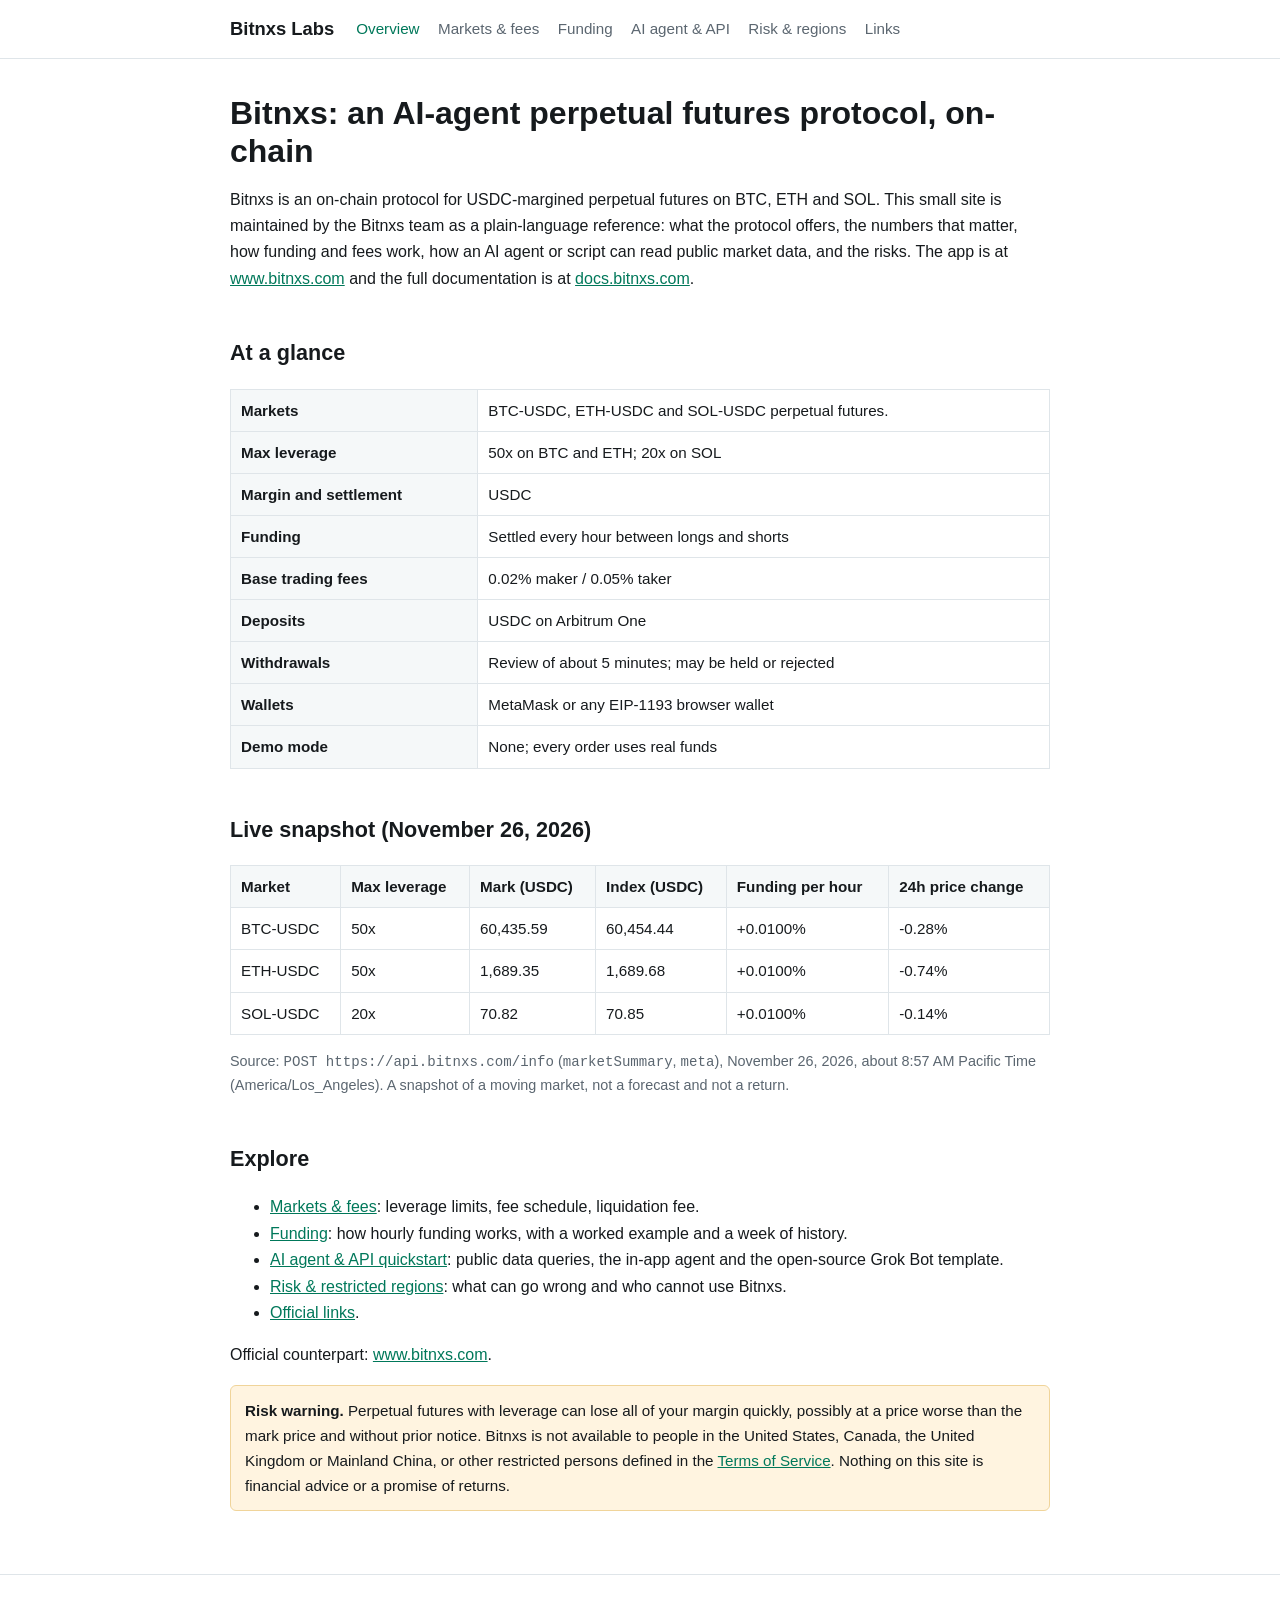
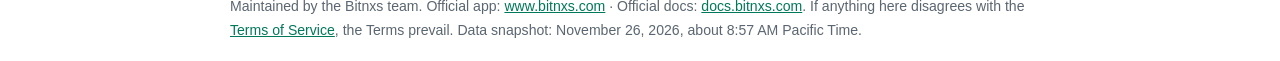
<file: index.html>
<!doctype html>
<html lang="en"><head><meta charset="utf-8"><meta name="viewport" content="width=device-width,initial-scale=1">
<title>Bitnxs Labs: AI-agent perpetual futures on-chain protocol, docs and facts</title>
<meta name="description" content="Reference site by the Bitnxs team: BTC, ETH and SOL perpetuals, USDC margin, hourly funding, 0.02%/0.05% fees, API and AI-agent quickstart, risks and restricted regions.">
<link rel="canonical" href="https://bitnxs-labs.github.io/">
<meta name="robots" content="index,follow">
<meta property="og:type" content="website"><meta property="og:title" content="Bitnxs Labs: AI-agent perpetual futures on-chain protocol, docs and facts"><meta property="og:description" content="Reference site by the Bitnxs team: BTC, ETH and SOL perpetuals, USDC margin, hourly funding, 0.02%/0.05% fees, API and AI-agent quickstart, risks and restricted regions."><meta property="og:url" content="https://bitnxs-labs.github.io/"><meta property="og:site_name" content="Bitnxs Labs">
<link rel="stylesheet" href="style.css">
<script type="application/ld+json">{"@context":"https://schema.org","@type":"WebPage","name":"Bitnxs Labs: AI-agent perpetual futures on-chain protocol, docs and facts","description":"Reference site by the Bitnxs team: BTC, ETH and SOL perpetuals, USDC margin, hourly funding, 0.02%/0.05% fees, API and AI-agent quickstart, risks and restricted regions.","url":"https://bitnxs-labs.github.io/","isPartOf":{"@type":"WebSite","name":"Bitnxs Labs","url":"https://bitnxs-labs.github.io/"},"publisher":{"@type":"Organization","name":"Bitnxs Labs","url":"https://www.bitnxs.com","sameAs":["https://github.com/Bitnxs-Labs"]}}</script>
</head><body>
<header><div class="wrap"><a class="brand" href="index.html">Bitnxs Labs</a><nav aria-label="Main"><a href="index.html" aria-current="page">Overview</a> <a href="markets-and-fees.html">Markets & fees</a> <a href="funding.html">Funding</a> <a href="ai-agent-api.html">AI agent & API</a> <a href="risk-and-regions.html">Risk & regions</a> <a href="links.html">Links</a></nav></div></header>
<main><div class="wrap">

<h1>Bitnxs: an AI-agent perpetual futures protocol, on-chain</h1>
<p>Bitnxs is an on-chain protocol for USDC-margined perpetual futures on BTC, ETH and SOL. This small site is maintained by the Bitnxs team as a plain-language reference: what the protocol offers, the numbers that matter, how funding and fees work, how an AI agent or script can read public market data, and the risks. The app is at <a href="https://www.bitnxs.com">www.bitnxs.com</a> and the full documentation is at <a href="https://docs.bitnxs.com">docs.bitnxs.com</a>.</p>
<h2>At a glance</h2>
<table><tbody>
<tr><th>Markets</th><td>BTC-USDC, ETH-USDC and SOL-USDC perpetual futures.</td></tr>
<tr><th>Max leverage</th><td>50x on BTC and ETH; 20x on SOL</td></tr>
<tr><th>Margin and settlement</th><td>USDC</td></tr>
<tr><th>Funding</th><td>Settled every hour between longs and shorts</td></tr>
<tr><th>Base trading fees</th><td>0.02% maker / 0.05% taker</td></tr>
<tr><th>Deposits</th><td>USDC on Arbitrum One</td></tr>
<tr><th>Withdrawals</th><td>Review of about 5 minutes; may be held or rejected</td></tr>
<tr><th>Wallets</th><td>MetaMask or any EIP-1193 browser wallet</td></tr>
<tr><th>Demo mode</th><td>None; every order uses real funds</td></tr>
</tbody></table>
<h2>Live snapshot (November 26, 2026)</h2>
<table><thead><tr><th>Market</th><th>Max leverage</th><th>Mark (USDC)</th><th>Index (USDC)</th><th>Funding per hour</th><th>24h price change</th></tr></thead><tbody>
<tr><td>BTC-USDC</td><td>50x</td><td>60,435.59</td><td>60,454.44</td><td>+0.0100%</td><td>-0.28%</td></tr>
<tr><td>ETH-USDC</td><td>50x</td><td>1,689.35</td><td>1,689.68</td><td>+0.0100%</td><td>-0.74%</td></tr>
<tr><td>SOL-USDC</td><td>20x</td><td>70.82</td><td>70.85</td><td>+0.0100%</td><td>-0.14%</td></tr></tbody></table>
<p class="note">Source: <code>POST https://api.bitnxs.com/info</code> (<code>marketSummary</code>, <code>meta</code>), November 26, 2026, about 8:57 AM Pacific Time (America/Los_Angeles). A snapshot of a moving market, not a forecast and not a return.</p>
<h2>Explore</h2>
<ul>
<li><a href="markets-and-fees.html">Markets &amp; fees</a>: leverage limits, fee schedule, liquidation fee.</li>
<li><a href="funding.html">Funding</a>: how hourly funding works, with a worked example and a week of history.</li>
<li><a href="ai-agent-api.html">AI agent &amp; API quickstart</a>: public data queries, the in-app agent and the open-source Grok Bot template.</li>
<li><a href="risk-and-regions.html">Risk &amp; restricted regions</a>: what can go wrong and who cannot use Bitnxs.</li>
<li><a href="links.html">Official links</a>.</li>
</ul>
<p>Official counterpart: <a href="https://www.bitnxs.com">www.bitnxs.com</a>.</p>
<p class="risk"><strong>Risk warning.</strong> Perpetual futures with leverage can lose all of your margin quickly, possibly at a price worse than the mark price and without prior notice. Bitnxs is not available to people in the United States, Canada, the United Kingdom or Mainland China, or other restricted persons defined in the <a href="https://docs.bitnxs.com/legal/terms/">Terms of Service</a>. Nothing on this site is financial advice or a promise of returns.</p>
</div></main>
<footer><div class="wrap">Maintained by the Bitnxs team. Official app: <a href="https://www.bitnxs.com">www.bitnxs.com</a> · Official docs: <a href="https://docs.bitnxs.com">docs.bitnxs.com</a>. If anything here disagrees with the <a href="https://docs.bitnxs.com/legal/terms/">Terms of Service</a>, the Terms prevail. Data snapshot: November 26, 2026, about 8:57 AM Pacific Time.</div></footer>
</body></html>
</file>
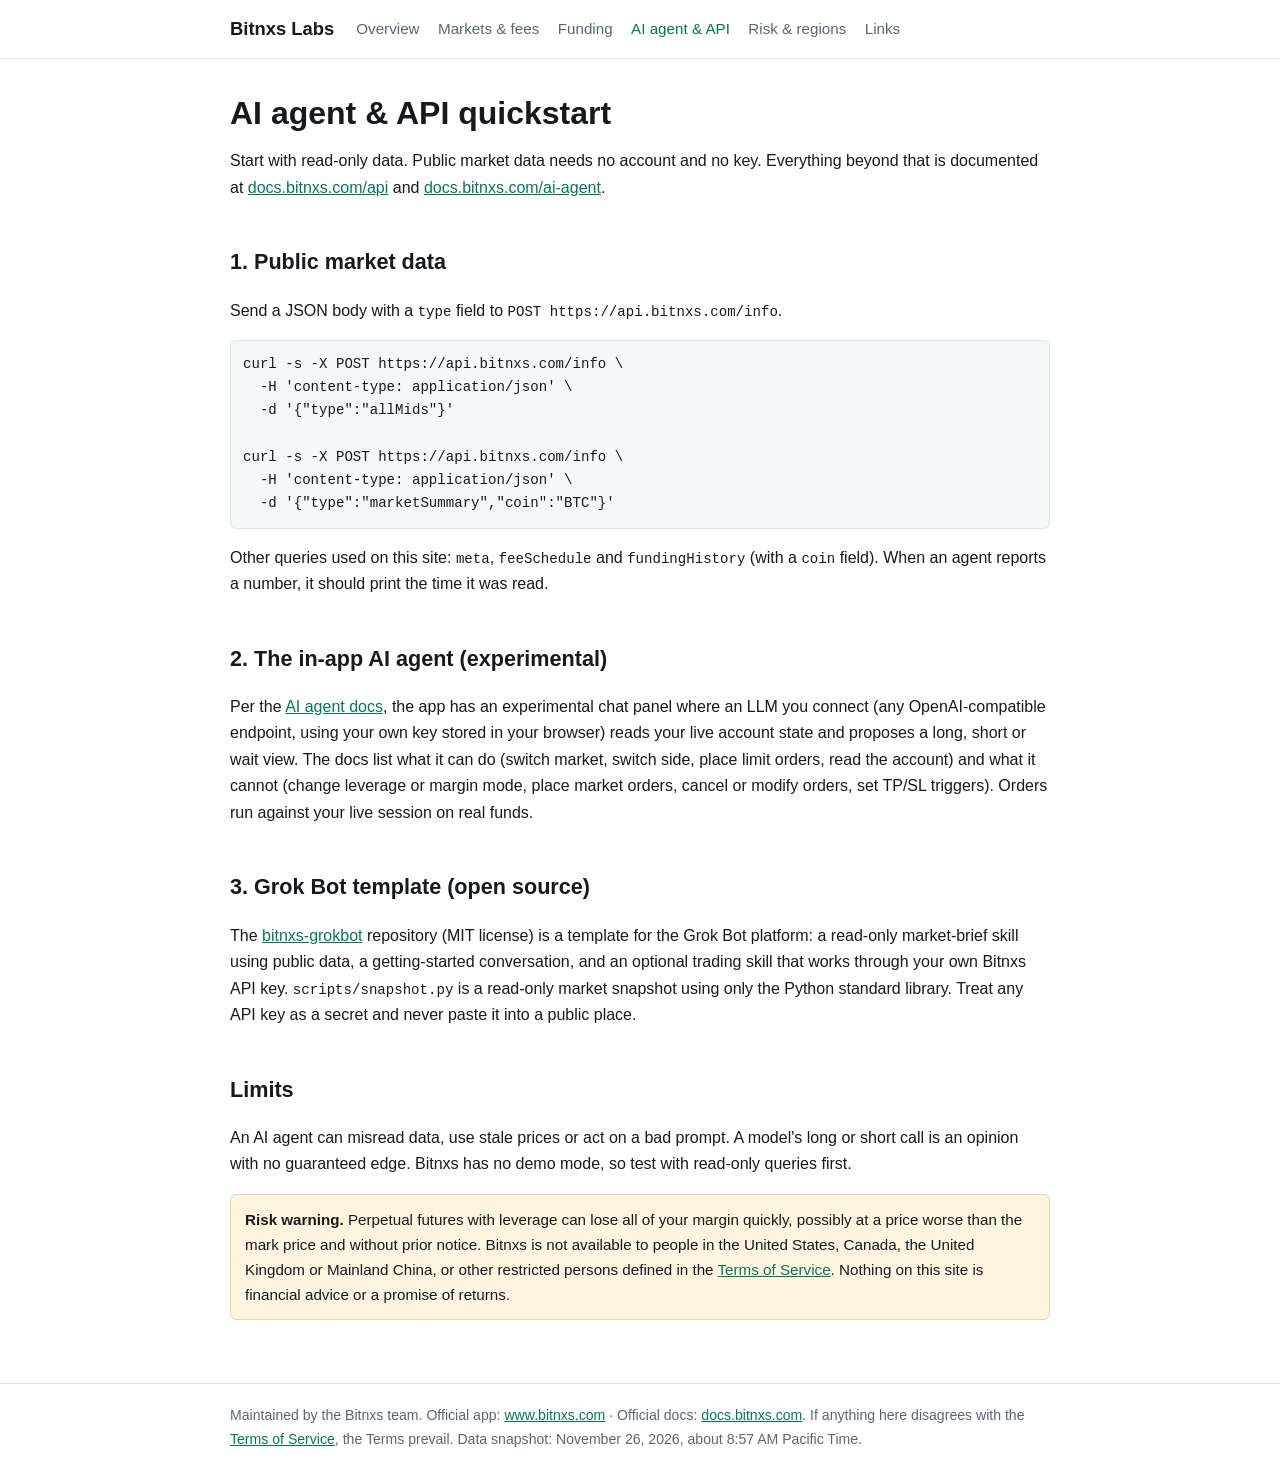
<file: ai-agent-api.html>
<!doctype html>
<html lang="en"><head><meta charset="utf-8"><meta name="viewport" content="width=device-width,initial-scale=1">
<title>Bitnxs AI agent and API quickstart: public data, in-app agent, Grok Bot template | Bitnxs Labs</title>
<meta name="description" content="Read Bitnxs market data with no account via POST /info, and see how the experimental in-app AI agent and the open-source Grok Bot template relate to the official API docs.">
<link rel="canonical" href="https://bitnxs-labs.github.io/ai-agent-api.html">
<meta name="robots" content="index,follow">
<meta property="og:type" content="website"><meta property="og:title" content="Bitnxs AI agent and API quickstart: public data, in-app agent, Grok Bot template | Bitnxs Labs"><meta property="og:description" content="Read Bitnxs market data with no account via POST /info, and see how the experimental in-app AI agent and the open-source Grok Bot template relate to the official API docs."><meta property="og:url" content="https://bitnxs-labs.github.io/ai-agent-api.html"><meta property="og:site_name" content="Bitnxs Labs">
<link rel="stylesheet" href="style.css">
<script type="application/ld+json">{"@context":"https://schema.org","@type":"WebPage","name":"Bitnxs AI agent and API quickstart: public data, in-app agent, Grok Bot template | Bitnxs Labs","description":"Read Bitnxs market data with no account via POST /info, and see how the experimental in-app AI agent and the open-source Grok Bot template relate to the official API docs.","url":"https://bitnxs-labs.github.io/ai-agent-api.html","isPartOf":{"@type":"WebSite","name":"Bitnxs Labs","url":"https://bitnxs-labs.github.io/"},"publisher":{"@type":"Organization","name":"Bitnxs Labs","url":"https://www.bitnxs.com","sameAs":["https://github.com/Bitnxs-Labs"]}}</script>
</head><body>
<header><div class="wrap"><a class="brand" href="index.html">Bitnxs Labs</a><nav aria-label="Main"><a href="index.html">Overview</a> <a href="markets-and-fees.html">Markets & fees</a> <a href="funding.html">Funding</a> <a href="ai-agent-api.html" aria-current="page">AI agent & API</a> <a href="risk-and-regions.html">Risk & regions</a> <a href="links.html">Links</a></nav></div></header>
<main><div class="wrap">

<h1>AI agent &amp; API quickstart</h1>
<p>Start with read-only data. Public market data needs no account and no key. Everything beyond that is documented at <a href="https://docs.bitnxs.com/api/">docs.bitnxs.com/api</a> and <a href="https://docs.bitnxs.com/ai-agent/">docs.bitnxs.com/ai-agent</a>.</p>
<h2>1. Public market data</h2>
<p>Send a JSON body with a <code>type</code> field to <code>POST https://api.bitnxs.com/info</code>.</p>
<pre>curl -s -X POST https://api.bitnxs.com/info \
  -H 'content-type: application/json' \
  -d '{"type":"allMids"}'

curl -s -X POST https://api.bitnxs.com/info \
  -H 'content-type: application/json' \
  -d '{"type":"marketSummary","coin":"BTC"}'</pre>
<p>Other queries used on this site: <code>meta</code>, <code>feeSchedule</code> and <code>fundingHistory</code> (with a <code>coin</code> field). When an agent reports a number, it should print the time it was read.</p>
<h2>2. The in-app AI agent (experimental)</h2>
<p>Per the <a href="https://docs.bitnxs.com/ai-agent/">AI agent docs</a>, the app has an experimental chat panel where an LLM you connect (any OpenAI-compatible endpoint, using your own key stored in your browser) reads your live account state and proposes a long, short or wait view. The docs list what it can do (switch market, switch side, place limit orders, read the account) and what it cannot (change leverage or margin mode, place market orders, cancel or modify orders, set TP/SL triggers). Orders run against your live session on real funds.</p>
<h2>3. Grok Bot template (open source)</h2>
<p>The <a href="https://github.com/Bitnxs-Labs/bitnxs-grokbot">bitnxs-grokbot</a> repository (MIT license) is a template for the Grok Bot platform: a read-only market-brief skill using public data, a getting-started conversation, and an optional trading skill that works through your own Bitnxs API key. <code>scripts/snapshot.py</code> is a read-only market snapshot using only the Python standard library. Treat any API key as a secret and never paste it into a public place.</p>
<h2>Limits</h2>
<p>An AI agent can misread data, use stale prices or act on a bad prompt. A model's long or short call is an opinion with no guaranteed edge. Bitnxs has no demo mode, so test with read-only queries first.</p>
<p class="risk"><strong>Risk warning.</strong> Perpetual futures with leverage can lose all of your margin quickly, possibly at a price worse than the mark price and without prior notice. Bitnxs is not available to people in the United States, Canada, the United Kingdom or Mainland China, or other restricted persons defined in the <a href="https://docs.bitnxs.com/legal/terms/">Terms of Service</a>. Nothing on this site is financial advice or a promise of returns.</p>
</div></main>
<footer><div class="wrap">Maintained by the Bitnxs team. Official app: <a href="https://www.bitnxs.com">www.bitnxs.com</a> · Official docs: <a href="https://docs.bitnxs.com">docs.bitnxs.com</a>. If anything here disagrees with the <a href="https://docs.bitnxs.com/legal/terms/">Terms of Service</a>, the Terms prevail. Data snapshot: November 26, 2026, about 8:57 AM Pacific Time.</div></footer>
</body></html>
</file>
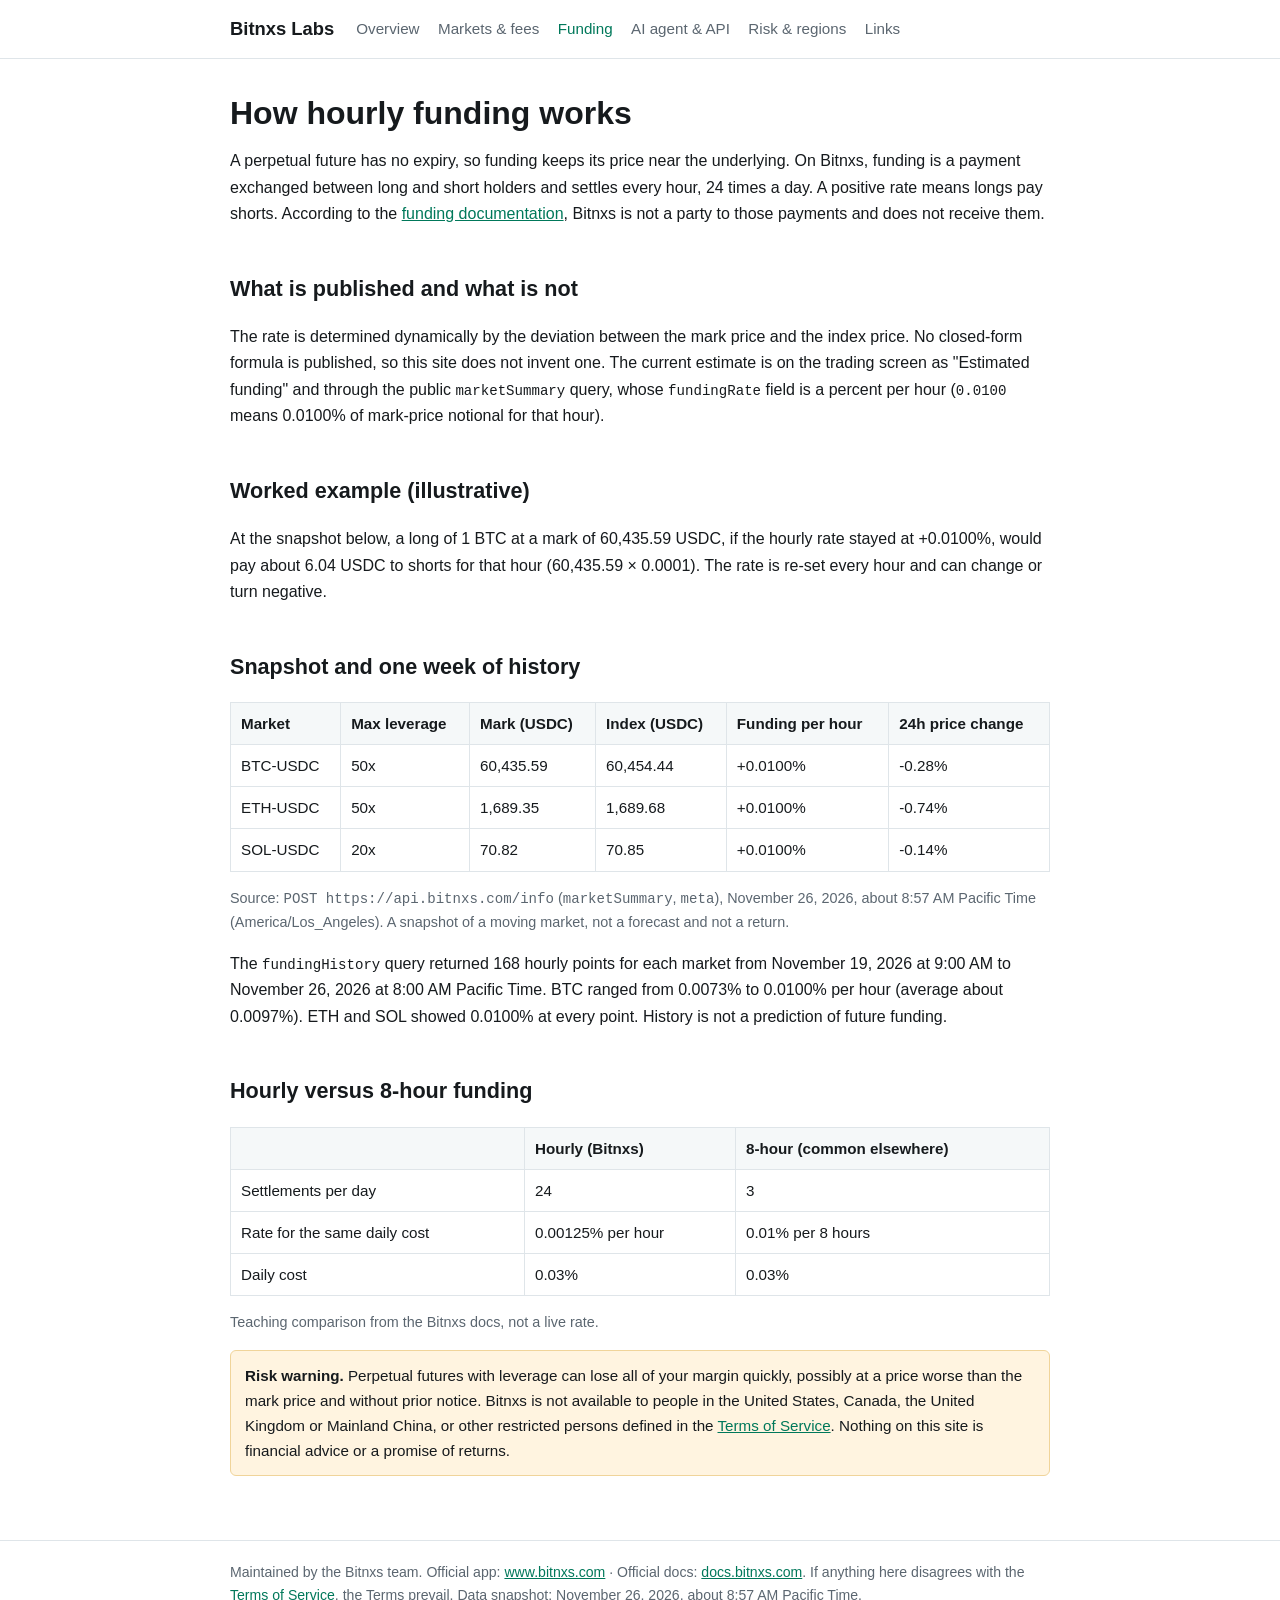
<file: funding.html>
<!doctype html>
<html lang="en"><head><meta charset="utf-8"><meta name="viewport" content="width=device-width,initial-scale=1">
<title>How hourly funding works on Bitnxs perpetuals | Bitnxs Labs</title>
<meta name="description" content="Funding on Bitnxs is exchanged between longs and shorts every hour. Worked example, one week of BTC/ETH/SOL funding history and the limits of what is published.">
<link rel="canonical" href="https://bitnxs-labs.github.io/funding.html">
<meta name="robots" content="index,follow">
<meta property="og:type" content="website"><meta property="og:title" content="How hourly funding works on Bitnxs perpetuals | Bitnxs Labs"><meta property="og:description" content="Funding on Bitnxs is exchanged between longs and shorts every hour. Worked example, one week of BTC/ETH/SOL funding history and the limits of what is published."><meta property="og:url" content="https://bitnxs-labs.github.io/funding.html"><meta property="og:site_name" content="Bitnxs Labs">
<link rel="stylesheet" href="style.css">
<script type="application/ld+json">{"@context":"https://schema.org","@type":"WebPage","name":"How hourly funding works on Bitnxs perpetuals | Bitnxs Labs","description":"Funding on Bitnxs is exchanged between longs and shorts every hour. Worked example, one week of BTC/ETH/SOL funding history and the limits of what is published.","url":"https://bitnxs-labs.github.io/funding.html","isPartOf":{"@type":"WebSite","name":"Bitnxs Labs","url":"https://bitnxs-labs.github.io/"},"publisher":{"@type":"Organization","name":"Bitnxs Labs","url":"https://www.bitnxs.com","sameAs":["https://github.com/Bitnxs-Labs"]}}</script>
</head><body>
<header><div class="wrap"><a class="brand" href="index.html">Bitnxs Labs</a><nav aria-label="Main"><a href="index.html">Overview</a> <a href="markets-and-fees.html">Markets & fees</a> <a href="funding.html" aria-current="page">Funding</a> <a href="ai-agent-api.html">AI agent & API</a> <a href="risk-and-regions.html">Risk & regions</a> <a href="links.html">Links</a></nav></div></header>
<main><div class="wrap">

<h1>How hourly funding works</h1>
<p>A perpetual future has no expiry, so funding keeps its price near the underlying. On Bitnxs, funding is a payment exchanged between long and short holders and settles every hour, 24 times a day. A positive rate means longs pay shorts. According to the <a href="https://docs.bitnxs.com/funding-rate/">funding documentation</a>, Bitnxs is not a party to those payments and does not receive them.</p>
<h2>What is published and what is not</h2>
<p>The rate is determined dynamically by the deviation between the mark price and the index price. No closed-form formula is published, so this site does not invent one. The current estimate is on the trading screen as "Estimated funding" and through the public <code>marketSummary</code> query, whose <code>fundingRate</code> field is a percent per hour (<code>0.0100</code> means 0.0100% of mark-price notional for that hour).</p>
<h2>Worked example (illustrative)</h2>
<p>At the snapshot below, a long of 1 BTC at a mark of 60,435.59 USDC, if the hourly rate stayed at +0.0100%, would pay about 6.04 USDC to shorts for that hour (60,435.59 × 0.0001). The rate is re-set every hour and can change or turn negative.</p>
<h2>Snapshot and one week of history</h2>
<table><thead><tr><th>Market</th><th>Max leverage</th><th>Mark (USDC)</th><th>Index (USDC)</th><th>Funding per hour</th><th>24h price change</th></tr></thead><tbody>
<tr><td>BTC-USDC</td><td>50x</td><td>60,435.59</td><td>60,454.44</td><td>+0.0100%</td><td>-0.28%</td></tr>
<tr><td>ETH-USDC</td><td>50x</td><td>1,689.35</td><td>1,689.68</td><td>+0.0100%</td><td>-0.74%</td></tr>
<tr><td>SOL-USDC</td><td>20x</td><td>70.82</td><td>70.85</td><td>+0.0100%</td><td>-0.14%</td></tr></tbody></table>
<p class="note">Source: <code>POST https://api.bitnxs.com/info</code> (<code>marketSummary</code>, <code>meta</code>), November 26, 2026, about 8:57 AM Pacific Time (America/Los_Angeles). A snapshot of a moving market, not a forecast and not a return.</p>
<p>The <code>fundingHistory</code> query returned 168 hourly points for each market from November 19, 2026 at 9:00 AM to November 26, 2026 at 8:00 AM Pacific Time. BTC ranged from 0.0073% to 0.0100% per hour (average about 0.0097%). ETH and SOL showed 0.0100% at every point. History is not a prediction of future funding.</p>
<h2>Hourly versus 8-hour funding</h2>
<table><thead><tr><th></th><th>Hourly (Bitnxs)</th><th>8-hour (common elsewhere)</th></tr></thead><tbody>
<tr><td>Settlements per day</td><td>24</td><td>3</td></tr>
<tr><td>Rate for the same daily cost</td><td>0.00125% per hour</td><td>0.01% per 8 hours</td></tr>
<tr><td>Daily cost</td><td>0.03%</td><td>0.03%</td></tr></tbody></table>
<p class="note">Teaching comparison from the Bitnxs docs, not a live rate.</p>
<p class="risk"><strong>Risk warning.</strong> Perpetual futures with leverage can lose all of your margin quickly, possibly at a price worse than the mark price and without prior notice. Bitnxs is not available to people in the United States, Canada, the United Kingdom or Mainland China, or other restricted persons defined in the <a href="https://docs.bitnxs.com/legal/terms/">Terms of Service</a>. Nothing on this site is financial advice or a promise of returns.</p>
</div></main>
<footer><div class="wrap">Maintained by the Bitnxs team. Official app: <a href="https://www.bitnxs.com">www.bitnxs.com</a> · Official docs: <a href="https://docs.bitnxs.com">docs.bitnxs.com</a>. If anything here disagrees with the <a href="https://docs.bitnxs.com/legal/terms/">Terms of Service</a>, the Terms prevail. Data snapshot: November 26, 2026, about 8:57 AM Pacific Time.</div></footer>
</body></html>
</file>
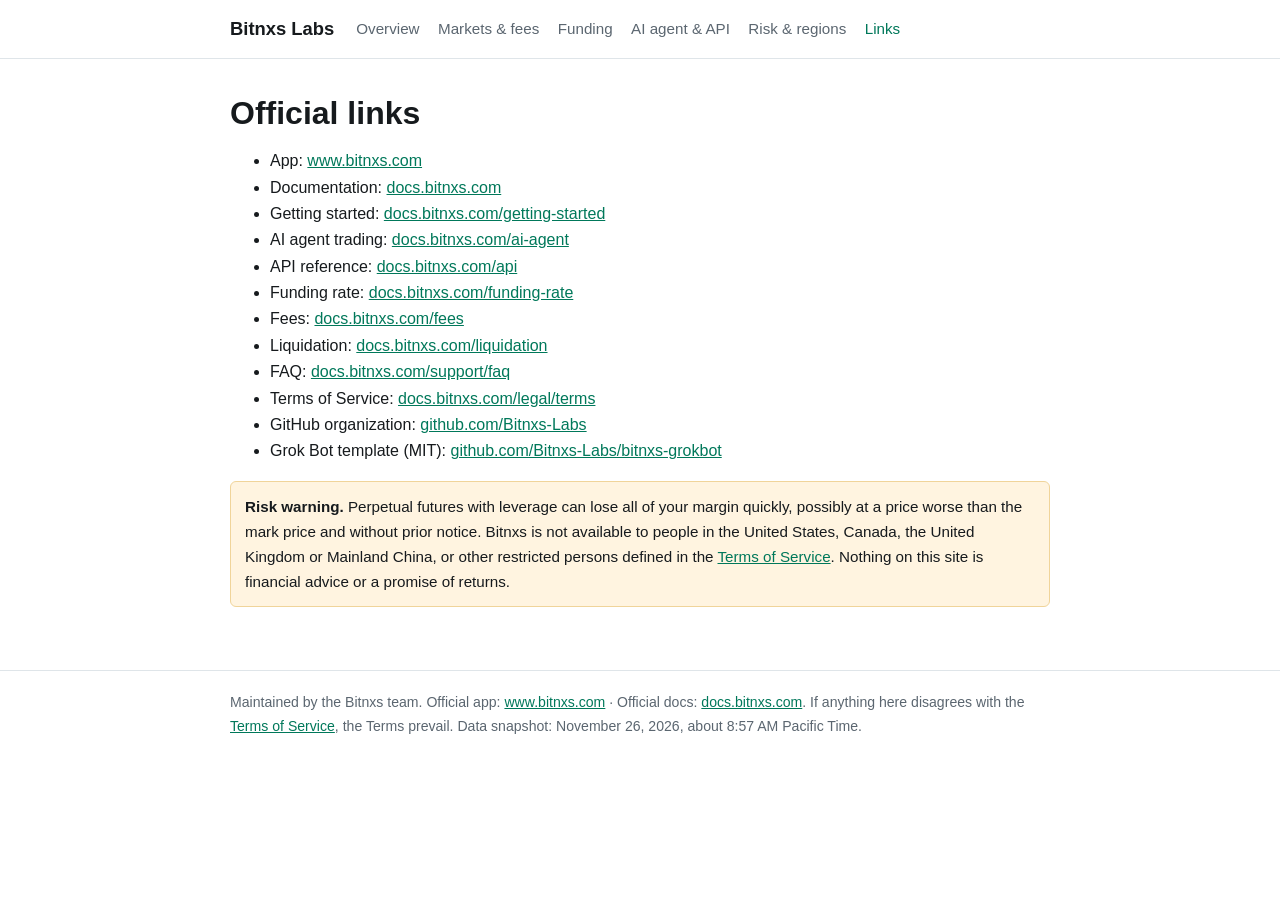
<file: links.html>
<!doctype html>
<html lang="en"><head><meta charset="utf-8"><meta name="viewport" content="width=device-width,initial-scale=1">
<title>Official Bitnxs links: app, docs, API, Terms, GitHub | Bitnxs Labs</title>
<meta name="description" content="Official Bitnxs links: web app, documentation, API reference, funding, fees, liquidation, FAQ, Terms of Service and the open-source Grok Bot template.">
<link rel="canonical" href="https://bitnxs-labs.github.io/links.html">
<meta name="robots" content="index,follow">
<meta property="og:type" content="website"><meta property="og:title" content="Official Bitnxs links: app, docs, API, Terms, GitHub | Bitnxs Labs"><meta property="og:description" content="Official Bitnxs links: web app, documentation, API reference, funding, fees, liquidation, FAQ, Terms of Service and the open-source Grok Bot template."><meta property="og:url" content="https://bitnxs-labs.github.io/links.html"><meta property="og:site_name" content="Bitnxs Labs">
<link rel="stylesheet" href="style.css">
<script type="application/ld+json">{"@context":"https://schema.org","@type":"WebPage","name":"Official Bitnxs links: app, docs, API, Terms, GitHub | Bitnxs Labs","description":"Official Bitnxs links: web app, documentation, API reference, funding, fees, liquidation, FAQ, Terms of Service and the open-source Grok Bot template.","url":"https://bitnxs-labs.github.io/links.html","isPartOf":{"@type":"WebSite","name":"Bitnxs Labs","url":"https://bitnxs-labs.github.io/"},"publisher":{"@type":"Organization","name":"Bitnxs Labs","url":"https://www.bitnxs.com","sameAs":["https://github.com/Bitnxs-Labs"]}}</script>
</head><body>
<header><div class="wrap"><a class="brand" href="index.html">Bitnxs Labs</a><nav aria-label="Main"><a href="index.html">Overview</a> <a href="markets-and-fees.html">Markets & fees</a> <a href="funding.html">Funding</a> <a href="ai-agent-api.html">AI agent & API</a> <a href="risk-and-regions.html">Risk & regions</a> <a href="links.html" aria-current="page">Links</a></nav></div></header>
<main><div class="wrap">

<h1>Official links</h1>
<ul>
<li>App: <a href="https://www.bitnxs.com">www.bitnxs.com</a></li>
<li>Documentation: <a href="https://docs.bitnxs.com">docs.bitnxs.com</a></li>
<li>Getting started: <a href="https://docs.bitnxs.com/getting-started/">docs.bitnxs.com/getting-started</a></li>
<li>AI agent trading: <a href="https://docs.bitnxs.com/ai-agent/">docs.bitnxs.com/ai-agent</a></li>
<li>API reference: <a href="https://docs.bitnxs.com/api/">docs.bitnxs.com/api</a></li>
<li>Funding rate: <a href="https://docs.bitnxs.com/funding-rate/">docs.bitnxs.com/funding-rate</a></li>
<li>Fees: <a href="https://docs.bitnxs.com/fees/">docs.bitnxs.com/fees</a></li>
<li>Liquidation: <a href="https://docs.bitnxs.com/liquidation/">docs.bitnxs.com/liquidation</a></li>
<li>FAQ: <a href="https://docs.bitnxs.com/support/faq/">docs.bitnxs.com/support/faq</a></li>
<li>Terms of Service: <a href="https://docs.bitnxs.com/legal/terms/">docs.bitnxs.com/legal/terms</a></li>
<li>GitHub organization: <a href="https://github.com/Bitnxs-Labs">github.com/Bitnxs-Labs</a></li>
<li>Grok Bot template (MIT): <a href="https://github.com/Bitnxs-Labs/bitnxs-grokbot">github.com/Bitnxs-Labs/bitnxs-grokbot</a></li>
</ul>
<p class="risk"><strong>Risk warning.</strong> Perpetual futures with leverage can lose all of your margin quickly, possibly at a price worse than the mark price and without prior notice. Bitnxs is not available to people in the United States, Canada, the United Kingdom or Mainland China, or other restricted persons defined in the <a href="https://docs.bitnxs.com/legal/terms/">Terms of Service</a>. Nothing on this site is financial advice or a promise of returns.</p>
</div></main>
<footer><div class="wrap">Maintained by the Bitnxs team. Official app: <a href="https://www.bitnxs.com">www.bitnxs.com</a> · Official docs: <a href="https://docs.bitnxs.com">docs.bitnxs.com</a>. If anything here disagrees with the <a href="https://docs.bitnxs.com/legal/terms/">Terms of Service</a>, the Terms prevail. Data snapshot: November 26, 2026, about 8:57 AM Pacific Time.</div></footer>
</body></html>
</file>
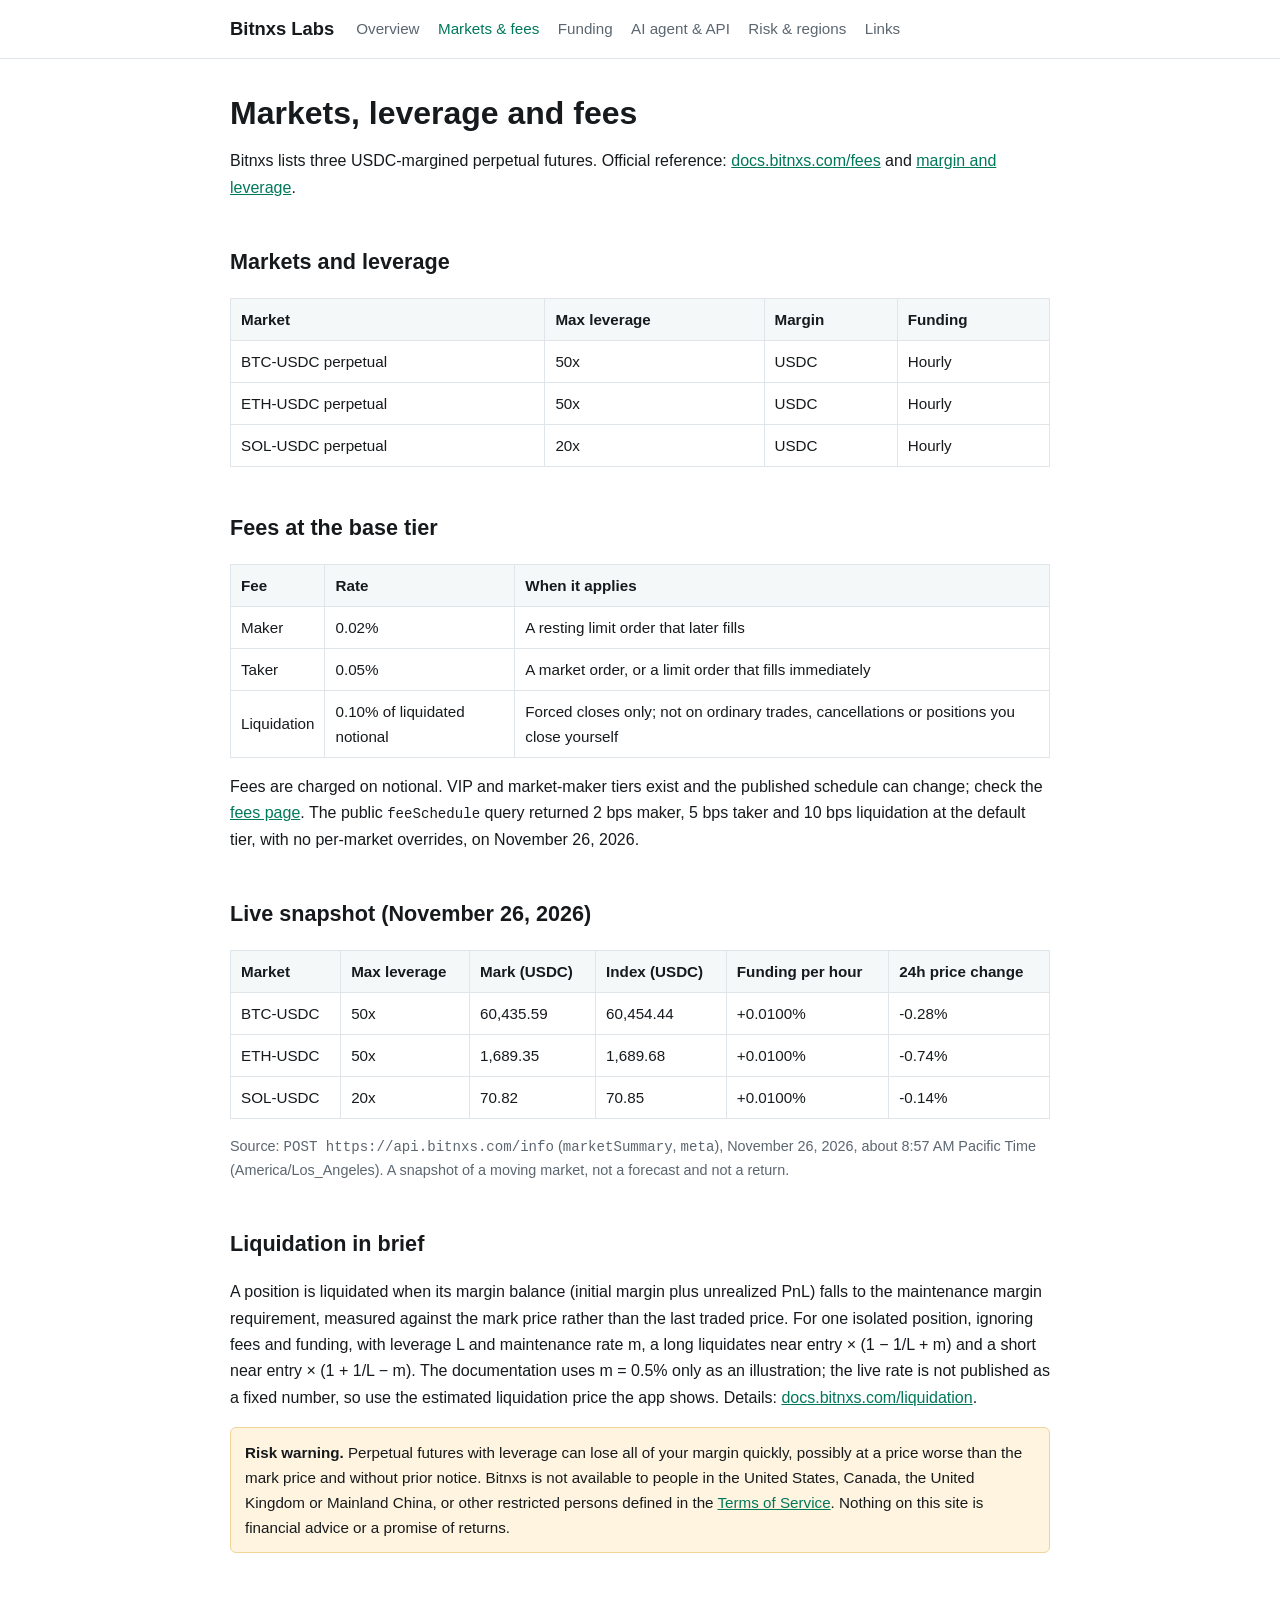
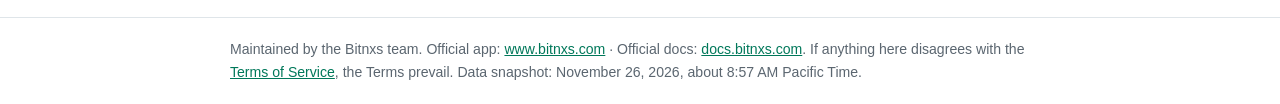
<file: markets-and-fees.html>
<!doctype html>
<html lang="en"><head><meta charset="utf-8"><meta name="viewport" content="width=device-width,initial-scale=1">
<title>Bitnxs markets, leverage limits and fees | Bitnxs Labs</title>
<meta name="description" content="BTC, ETH and SOL perpetuals on Bitnxs: max leverage 50x/50x/20x, 0.02% maker and 0.05% taker base fees, 0.10% liquidation fee, with a live fee schedule snapshot.">
<link rel="canonical" href="https://bitnxs-labs.github.io/markets-and-fees.html">
<meta name="robots" content="index,follow">
<meta property="og:type" content="website"><meta property="og:title" content="Bitnxs markets, leverage limits and fees | Bitnxs Labs"><meta property="og:description" content="BTC, ETH and SOL perpetuals on Bitnxs: max leverage 50x/50x/20x, 0.02% maker and 0.05% taker base fees, 0.10% liquidation fee, with a live fee schedule snapshot."><meta property="og:url" content="https://bitnxs-labs.github.io/markets-and-fees.html"><meta property="og:site_name" content="Bitnxs Labs">
<link rel="stylesheet" href="style.css">
<script type="application/ld+json">{"@context":"https://schema.org","@type":"WebPage","name":"Bitnxs markets, leverage limits and fees | Bitnxs Labs","description":"BTC, ETH and SOL perpetuals on Bitnxs: max leverage 50x/50x/20x, 0.02% maker and 0.05% taker base fees, 0.10% liquidation fee, with a live fee schedule snapshot.","url":"https://bitnxs-labs.github.io/markets-and-fees.html","isPartOf":{"@type":"WebSite","name":"Bitnxs Labs","url":"https://bitnxs-labs.github.io/"},"publisher":{"@type":"Organization","name":"Bitnxs Labs","url":"https://www.bitnxs.com","sameAs":["https://github.com/Bitnxs-Labs"]}}</script>
</head><body>
<header><div class="wrap"><a class="brand" href="index.html">Bitnxs Labs</a><nav aria-label="Main"><a href="index.html">Overview</a> <a href="markets-and-fees.html" aria-current="page">Markets & fees</a> <a href="funding.html">Funding</a> <a href="ai-agent-api.html">AI agent & API</a> <a href="risk-and-regions.html">Risk & regions</a> <a href="links.html">Links</a></nav></div></header>
<main><div class="wrap">

<h1>Markets, leverage and fees</h1>
<p>Bitnxs lists three USDC-margined perpetual futures. Official reference: <a href="https://docs.bitnxs.com/fees/">docs.bitnxs.com/fees</a> and <a href="https://docs.bitnxs.com/margin-and-leverage/">margin and leverage</a>.</p>
<h2>Markets and leverage</h2>
<table><thead><tr><th>Market</th><th>Max leverage</th><th>Margin</th><th>Funding</th></tr></thead><tbody>
<tr><td>BTC-USDC perpetual</td><td>50x</td><td>USDC</td><td>Hourly</td></tr>
<tr><td>ETH-USDC perpetual</td><td>50x</td><td>USDC</td><td>Hourly</td></tr>
<tr><td>SOL-USDC perpetual</td><td>20x</td><td>USDC</td><td>Hourly</td></tr></tbody></table>
<h2>Fees at the base tier</h2>
<table><thead><tr><th>Fee</th><th>Rate</th><th>When it applies</th></tr></thead><tbody>
<tr><td>Maker</td><td>0.02%</td><td>A resting limit order that later fills</td></tr>
<tr><td>Taker</td><td>0.05%</td><td>A market order, or a limit order that fills immediately</td></tr>
<tr><td>Liquidation</td><td>0.10% of liquidated notional</td><td>Forced closes only; not on ordinary trades, cancellations or positions you close yourself</td></tr></tbody></table>
<p>Fees are charged on notional. VIP and market-maker tiers exist and the published schedule can change; check the <a href="https://docs.bitnxs.com/fees/">fees page</a>. The public <code>feeSchedule</code> query returned 2 bps maker, 5 bps taker and 10 bps liquidation at the default tier, with no per-market overrides, on November 26, 2026.</p>
<h2>Live snapshot (November 26, 2026)</h2>
<table><thead><tr><th>Market</th><th>Max leverage</th><th>Mark (USDC)</th><th>Index (USDC)</th><th>Funding per hour</th><th>24h price change</th></tr></thead><tbody>
<tr><td>BTC-USDC</td><td>50x</td><td>60,435.59</td><td>60,454.44</td><td>+0.0100%</td><td>-0.28%</td></tr>
<tr><td>ETH-USDC</td><td>50x</td><td>1,689.35</td><td>1,689.68</td><td>+0.0100%</td><td>-0.74%</td></tr>
<tr><td>SOL-USDC</td><td>20x</td><td>70.82</td><td>70.85</td><td>+0.0100%</td><td>-0.14%</td></tr></tbody></table>
<p class="note">Source: <code>POST https://api.bitnxs.com/info</code> (<code>marketSummary</code>, <code>meta</code>), November 26, 2026, about 8:57 AM Pacific Time (America/Los_Angeles). A snapshot of a moving market, not a forecast and not a return.</p>
<h2>Liquidation in brief</h2>
<p>A position is liquidated when its margin balance (initial margin plus unrealized PnL) falls to the maintenance margin requirement, measured against the mark price rather than the last traded price. For one isolated position, ignoring fees and funding, with leverage L and maintenance rate m, a long liquidates near entry × (1 − 1/L + m) and a short near entry × (1 + 1/L − m). The documentation uses m = 0.5% only as an illustration; the live rate is not published as a fixed number, so use the estimated liquidation price the app shows. Details: <a href="https://docs.bitnxs.com/liquidation/">docs.bitnxs.com/liquidation</a>.</p>
<p class="risk"><strong>Risk warning.</strong> Perpetual futures with leverage can lose all of your margin quickly, possibly at a price worse than the mark price and without prior notice. Bitnxs is not available to people in the United States, Canada, the United Kingdom or Mainland China, or other restricted persons defined in the <a href="https://docs.bitnxs.com/legal/terms/">Terms of Service</a>. Nothing on this site is financial advice or a promise of returns.</p>
</div></main>
<footer><div class="wrap">Maintained by the Bitnxs team. Official app: <a href="https://www.bitnxs.com">www.bitnxs.com</a> · Official docs: <a href="https://docs.bitnxs.com">docs.bitnxs.com</a>. If anything here disagrees with the <a href="https://docs.bitnxs.com/legal/terms/">Terms of Service</a>, the Terms prevail. Data snapshot: November 26, 2026, about 8:57 AM Pacific Time.</div></footer>
</body></html>
</file>
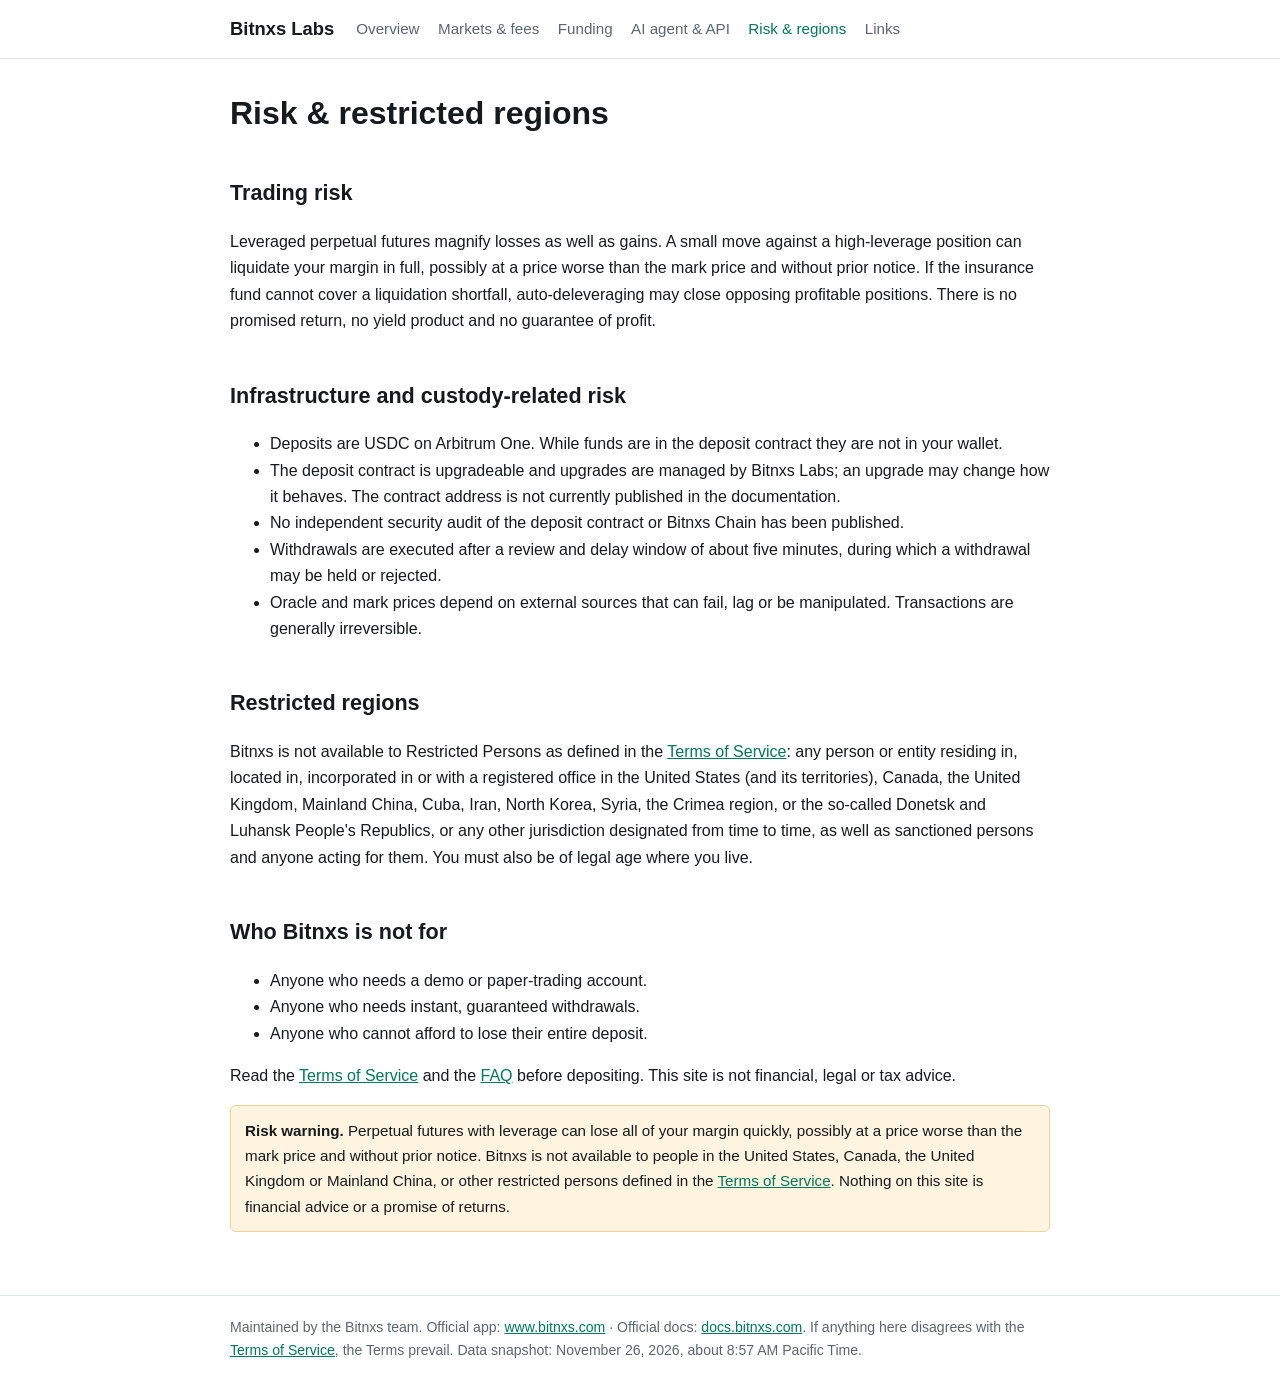
<file: risk-and-regions.html>
<!doctype html>
<html lang="en"><head><meta charset="utf-8"><meta name="viewport" content="width=device-width,initial-scale=1">
<title>Bitnxs risks, withdrawals and restricted regions | Bitnxs Labs</title>
<meta name="description" content="Plain-language risks of leveraged perpetuals on Bitnxs, how withdrawals work (about 5 minute review), what has not been audited, and the restricted regions.">
<link rel="canonical" href="https://bitnxs-labs.github.io/risk-and-regions.html">
<meta name="robots" content="index,follow">
<meta property="og:type" content="website"><meta property="og:title" content="Bitnxs risks, withdrawals and restricted regions | Bitnxs Labs"><meta property="og:description" content="Plain-language risks of leveraged perpetuals on Bitnxs, how withdrawals work (about 5 minute review), what has not been audited, and the restricted regions."><meta property="og:url" content="https://bitnxs-labs.github.io/risk-and-regions.html"><meta property="og:site_name" content="Bitnxs Labs">
<link rel="stylesheet" href="style.css">
<script type="application/ld+json">{"@context":"https://schema.org","@type":"WebPage","name":"Bitnxs risks, withdrawals and restricted regions | Bitnxs Labs","description":"Plain-language risks of leveraged perpetuals on Bitnxs, how withdrawals work (about 5 minute review), what has not been audited, and the restricted regions.","url":"https://bitnxs-labs.github.io/risk-and-regions.html","isPartOf":{"@type":"WebSite","name":"Bitnxs Labs","url":"https://bitnxs-labs.github.io/"},"publisher":{"@type":"Organization","name":"Bitnxs Labs","url":"https://www.bitnxs.com","sameAs":["https://github.com/Bitnxs-Labs"]}}</script>
</head><body>
<header><div class="wrap"><a class="brand" href="index.html">Bitnxs Labs</a><nav aria-label="Main"><a href="index.html">Overview</a> <a href="markets-and-fees.html">Markets & fees</a> <a href="funding.html">Funding</a> <a href="ai-agent-api.html">AI agent & API</a> <a href="risk-and-regions.html" aria-current="page">Risk & regions</a> <a href="links.html">Links</a></nav></div></header>
<main><div class="wrap">

<h1>Risk &amp; restricted regions</h1>
<h2>Trading risk</h2>
<p>Leveraged perpetual futures magnify losses as well as gains. A small move against a high-leverage position can liquidate your margin in full, possibly at a price worse than the mark price and without prior notice. If the insurance fund cannot cover a liquidation shortfall, auto-deleveraging may close opposing profitable positions. There is no promised return, no yield product and no guarantee of profit.</p>
<h2>Infrastructure and custody-related risk</h2>
<ul>
<li>Deposits are USDC on Arbitrum One. While funds are in the deposit contract they are not in your wallet.</li>
<li>The deposit contract is upgradeable and upgrades are managed by Bitnxs Labs; an upgrade may change how it behaves. The contract address is not currently published in the documentation.</li>
<li>No independent security audit of the deposit contract or Bitnxs Chain has been published.</li>
<li>Withdrawals are executed after a review and delay window of about five minutes, during which a withdrawal may be held or rejected.</li>
<li>Oracle and mark prices depend on external sources that can fail, lag or be manipulated. Transactions are generally irreversible.</li>
</ul>
<h2>Restricted regions</h2>
<p>Bitnxs is not available to Restricted Persons as defined in the <a href="https://docs.bitnxs.com/legal/terms/">Terms of Service</a>: any person or entity residing in, located in, incorporated in or with a registered office in the United States (and its territories), Canada, the United Kingdom, Mainland China, Cuba, Iran, North Korea, Syria, the Crimea region, or the so-called Donetsk and Luhansk People's Republics, or any other jurisdiction designated from time to time, as well as sanctioned persons and anyone acting for them. You must also be of legal age where you live.</p>
<h2>Who Bitnxs is not for</h2>
<ul><li>Anyone who needs a demo or paper-trading account.</li><li>Anyone who needs instant, guaranteed withdrawals.</li><li>Anyone who cannot afford to lose their entire deposit.</li></ul>
<p>Read the <a href="https://docs.bitnxs.com/legal/terms/">Terms of Service</a> and the <a href="https://docs.bitnxs.com/support/faq/">FAQ</a> before depositing. This site is not financial, legal or tax advice.</p>
<p class="risk"><strong>Risk warning.</strong> Perpetual futures with leverage can lose all of your margin quickly, possibly at a price worse than the mark price and without prior notice. Bitnxs is not available to people in the United States, Canada, the United Kingdom or Mainland China, or other restricted persons defined in the <a href="https://docs.bitnxs.com/legal/terms/">Terms of Service</a>. Nothing on this site is financial advice or a promise of returns.</p>
</div></main>
<footer><div class="wrap">Maintained by the Bitnxs team. Official app: <a href="https://www.bitnxs.com">www.bitnxs.com</a> · Official docs: <a href="https://docs.bitnxs.com">docs.bitnxs.com</a>. If anything here disagrees with the <a href="https://docs.bitnxs.com/legal/terms/">Terms of Service</a>, the Terms prevail. Data snapshot: November 26, 2026, about 8:57 AM Pacific Time.</div></footer>
</body></html>
</file>
<file: style.css>
:root{--fg:#161a1d;--mut:#5b6670;--bg:#fff;--acc:#00785a;--line:#dfe5e9;--warn:#fff4e0}
*{box-sizing:border-box}body{margin:0;font:16px/1.65 -apple-system,BlinkMacSystemFont,"Segoe UI",Roboto,sans-serif;color:var(--fg);background:var(--bg)}
header{border-bottom:1px solid var(--line)}.wrap{max-width:860px;margin:0 auto;padding:0 20px}
header .wrap{display:flex;flex-wrap:wrap;align-items:center;gap:8px 22px;padding:14px 20px}
.brand{font-weight:700;font-size:1.15rem;color:var(--fg);text-decoration:none}nav a{color:var(--mut);text-decoration:none;margin-right:14px;font-size:.95rem}nav a:hover,nav a[aria-current]{color:var(--acc)}
main{padding:28px 0 48px}h1{font-size:2rem;line-height:1.2;margin:.2em 0 .5em}h2{margin-top:2em;font-size:1.35rem}a{color:var(--acc)}
table{border-collapse:collapse;width:100%;margin:1em 0;font-size:.95rem}th,td{border:1px solid var(--line);padding:8px 10px;text-align:left}th{background:#f5f8f9}
.risk{background:var(--warn);border:1px solid #f0d49a;border-radius:6px;padding:12px 14px;font-size:.95rem}
code,pre{font-family:ui-monospace,Menlo,Consolas,monospace;font-size:.88rem}pre{background:#f5f8f9;border:1px solid var(--line);padding:12px;overflow:auto;border-radius:6px}
.note{color:var(--mut);font-size:.9rem}footer{border-top:1px solid var(--line);color:var(--mut);font-size:.88rem;padding:20px 0}
</file>
